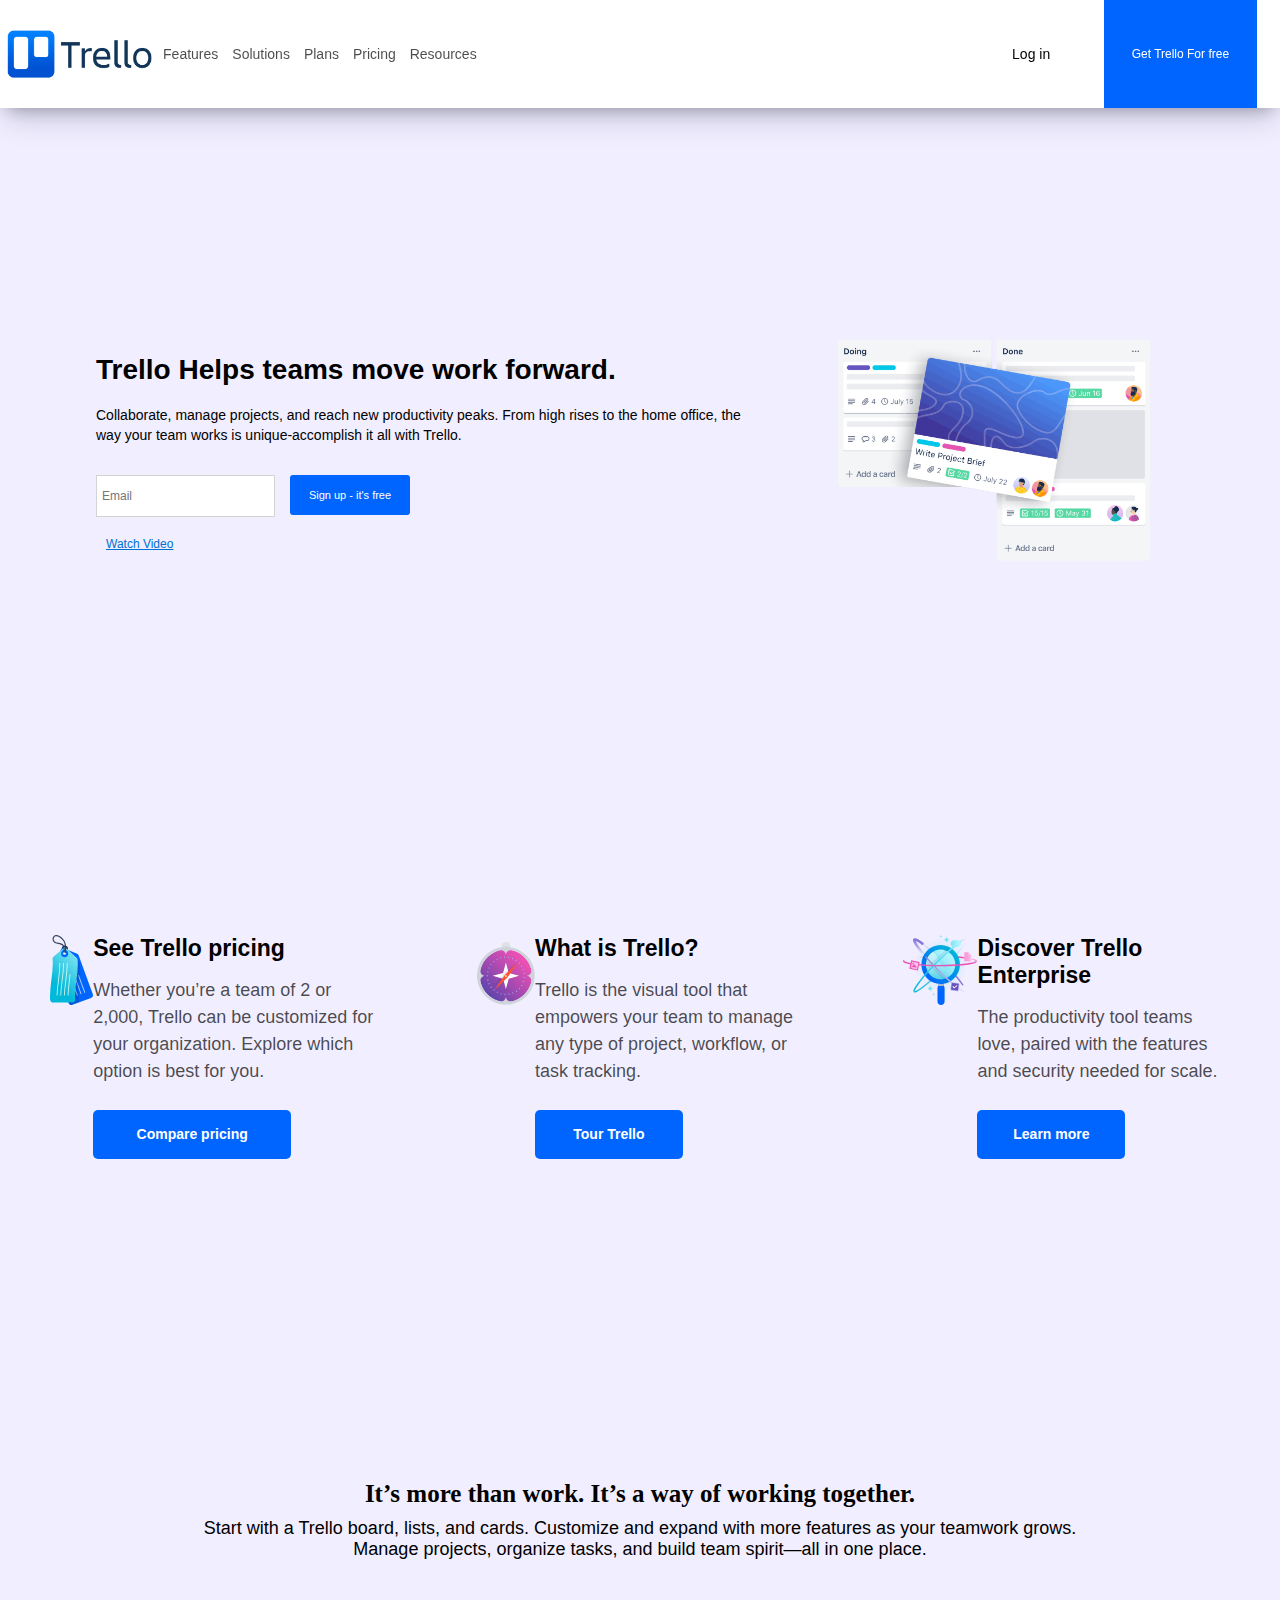
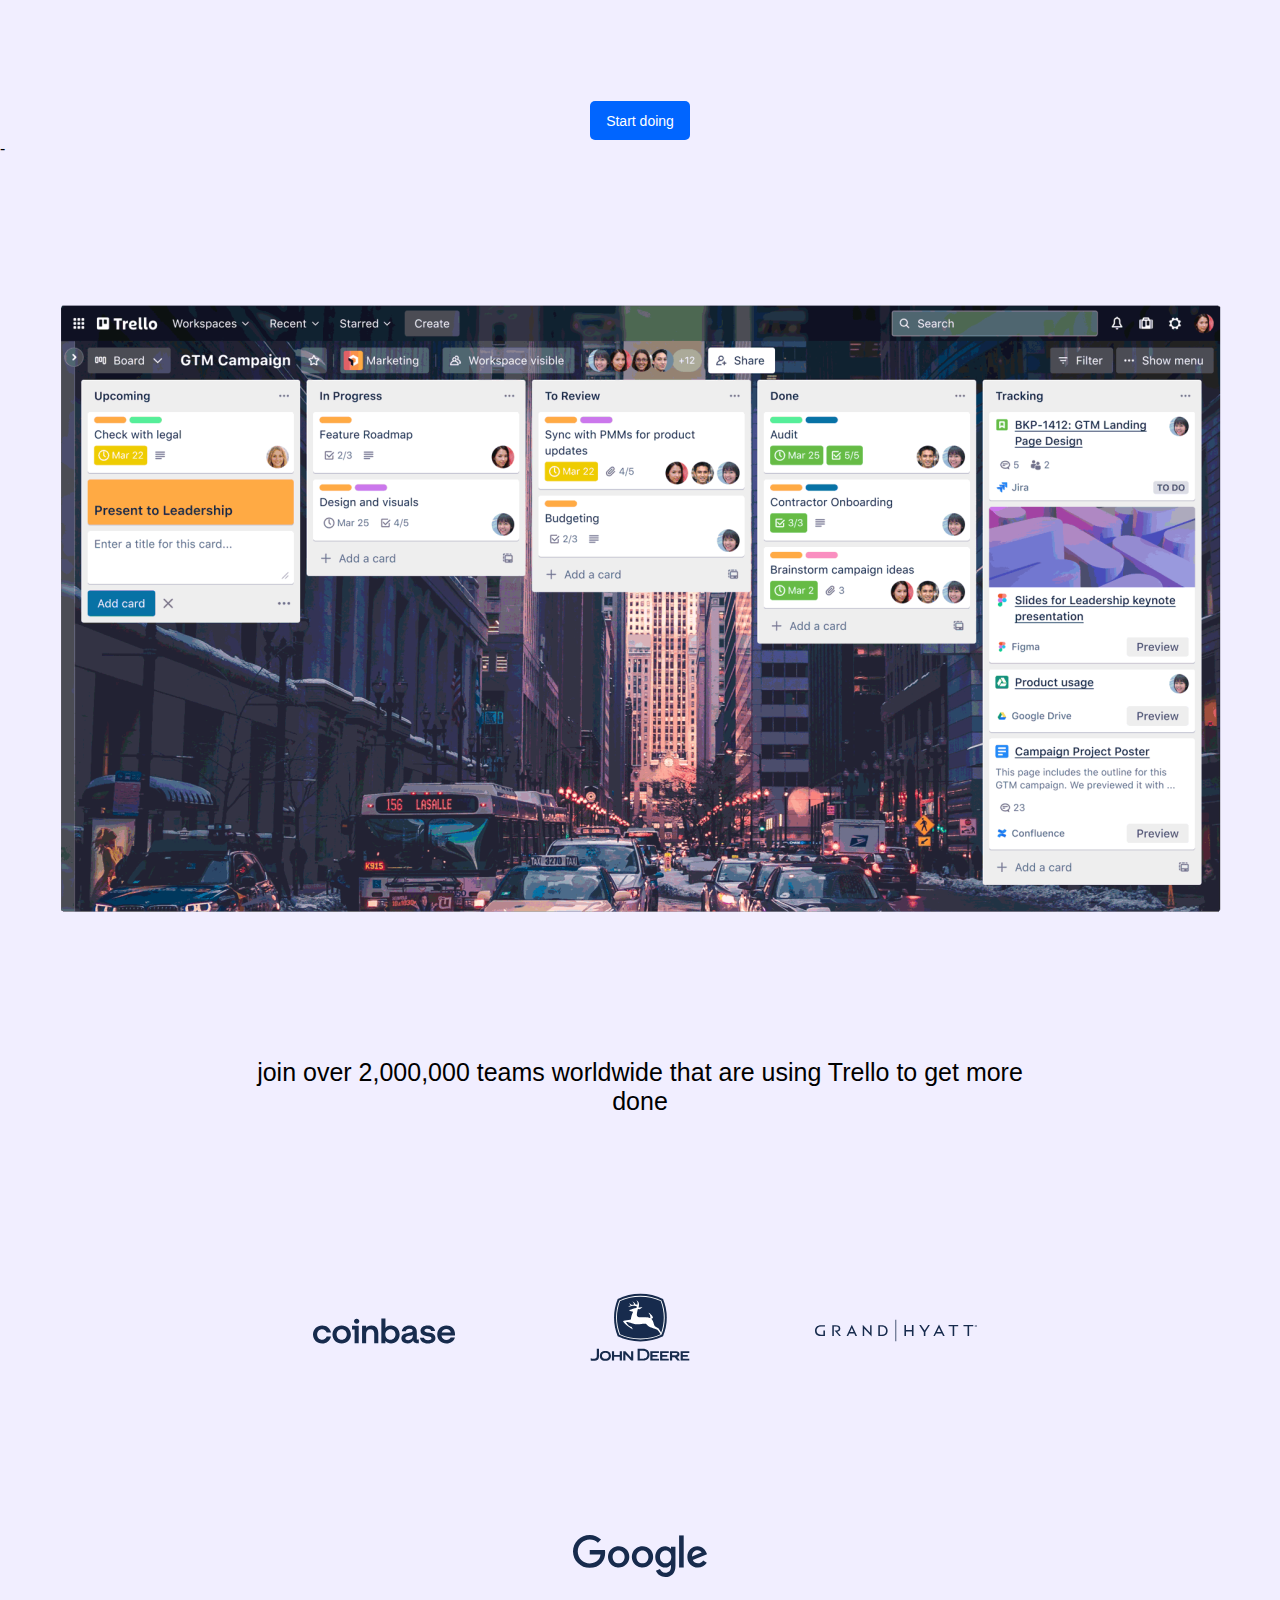
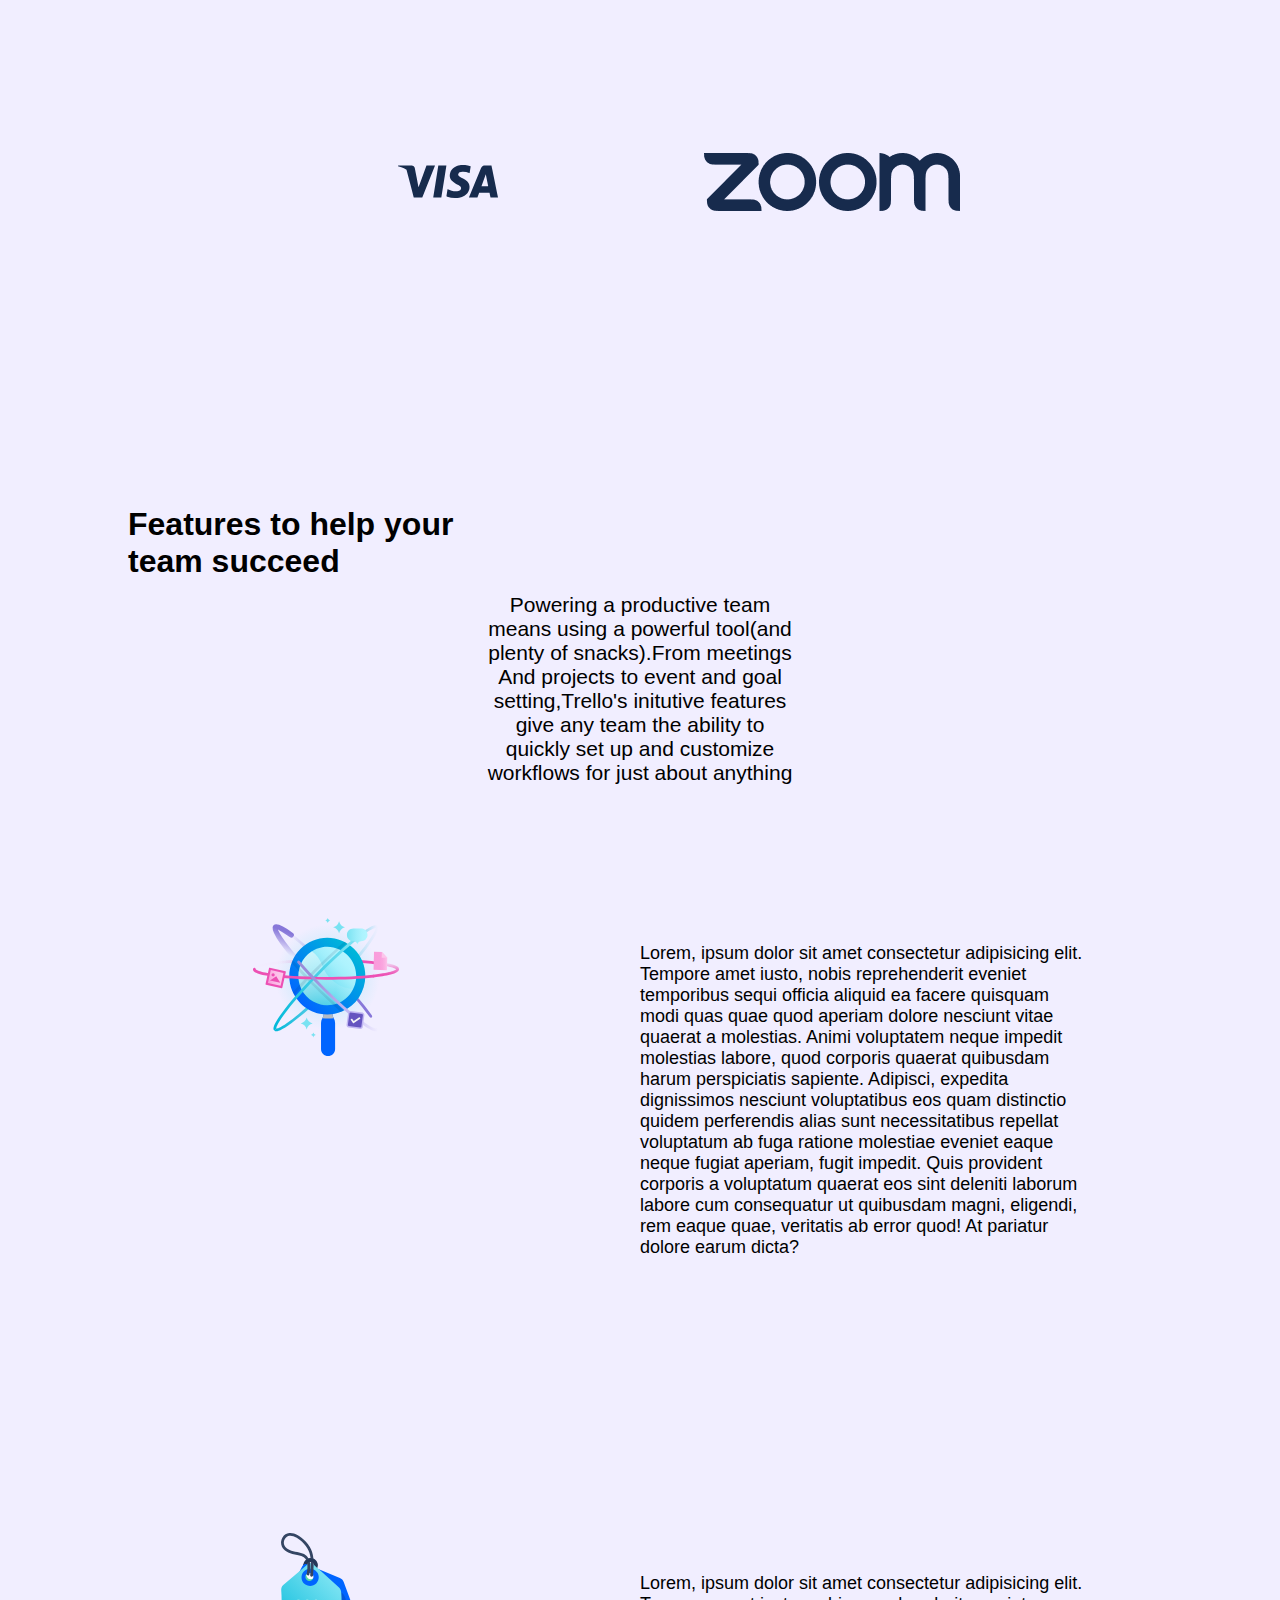
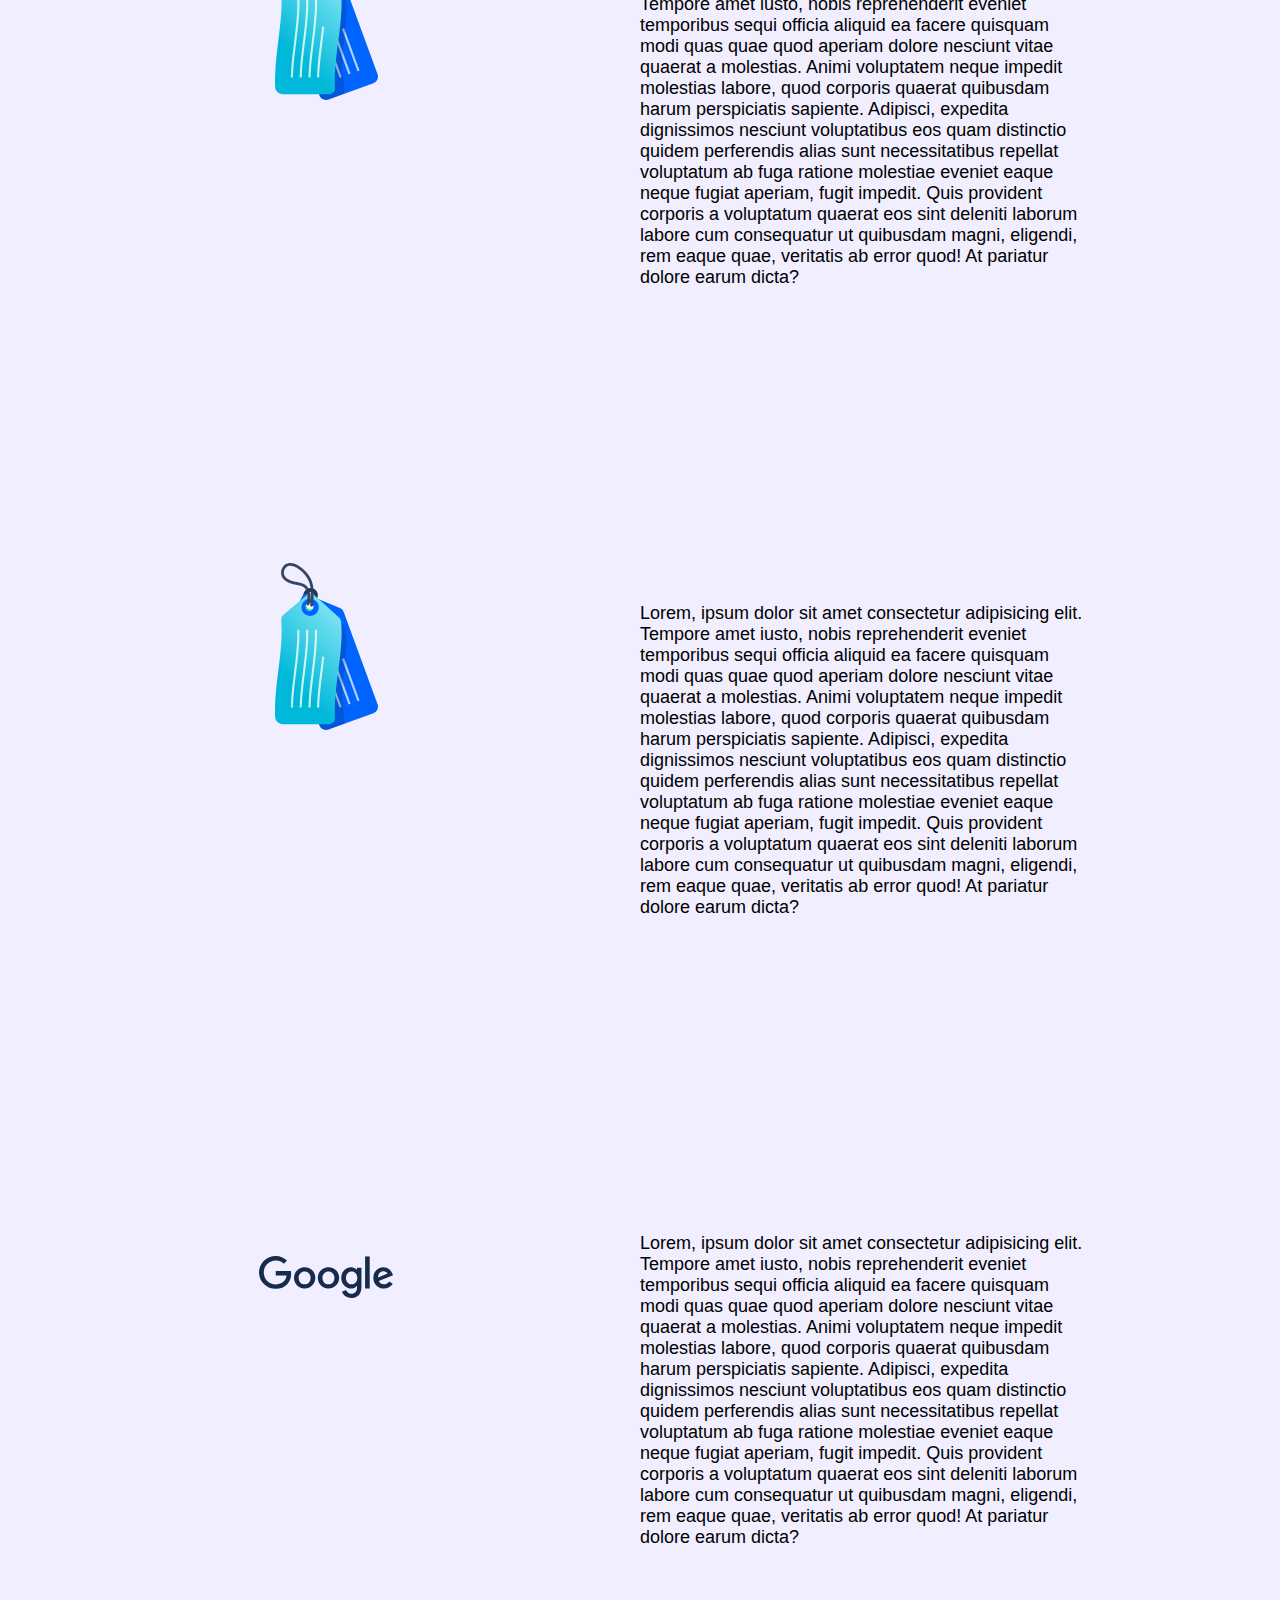
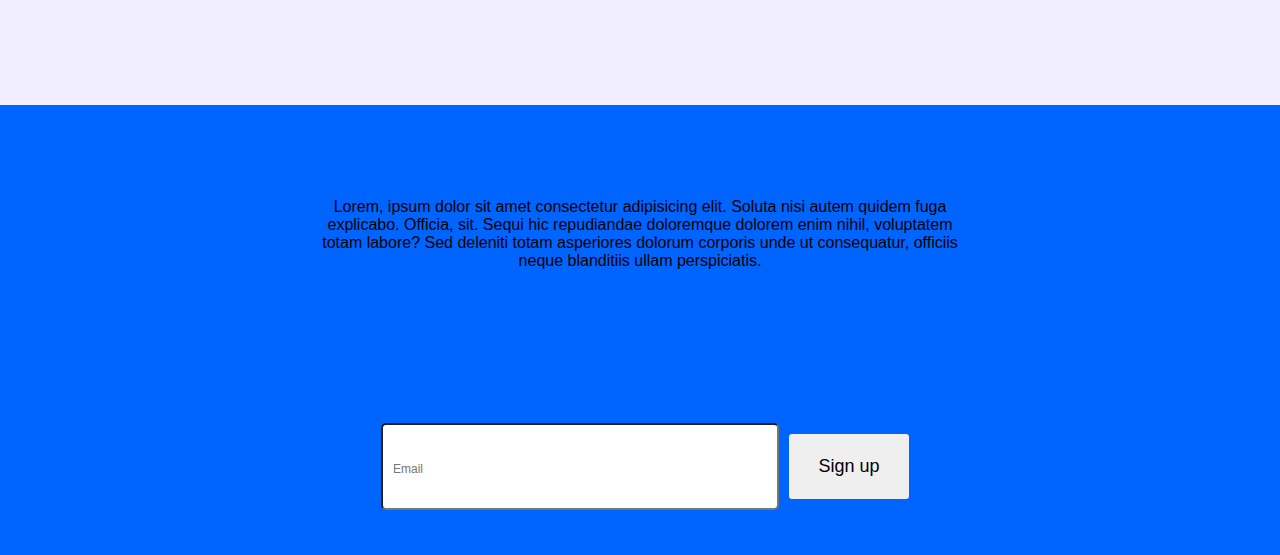
<file: index.html>
<!DOCTYPE html>
<html lang="en">
  <head>
    <meta charset="UTF-8" />
    <link rel="stylesheet" href="style.css" />
    <meta http-equiv="X-UA-Compatible" content="IE=edge" />
    <meta name="viewport" content="width=device-width, initial-scale=1.0" />
    <title>Vincent Art</title>
  </head>
  <body>
    <header>
      <div class="wrap">
        <div class="leftbar">
          <div class="logo">
            <img src="./trello/logo.png" />
          </div>
          <div class="link">
            <li class="list"><a href="#">Features</a></li>
            <li class="list"><a href="#">Solutions</a></li>
            <li class="list"><a href="#">Plans</a></li>
            <li class="list"><a href="#">Pricing</a></li>
            <li class="list"><a href="#">Resources</a></li>
          </div>
        </div>
        <div class="signin">
          <button class="login">Log in</button>
          <div class="p">
            <p>Get Trello For free</p>
          </div>
        </div>
      </div>
    </header>
    <div class="hero">
      <div class="herowrappper">
        <div class="leftComp">
          <div class="titleText">Trello Helps teams move work forward.</div>
          <div class="subTitle">
            Collaborate, manage projects, and reach new productivity peaks. From
            high rises to the home office, the way your team works is
            unique-accomplish it all with Trello.
          </div>
          <div class="EmailAndbutton">
            <input placeholder="Email" class="sendMail" />
            <button class="signupButton">Sign up - it's free</button>
          </div>
          <div class="watchVideo">
            <a href="https://google.com" class="myLink">
              <span>Watch Video</span>
            </a>
          </div>
        </div>
        <div class="rightComp">
          <img src="./trello/hero.webp" />
        </div>
      </div>
    </div>
    <section class="service" id="our service">
      <div class="Service">
  
  <div class="box">
    <div class="card">
      <img src="./trello/tag.svg">
      <div class="pra">
      <h5>See Trello pricing</h5>
        <p>
          Whether you’re a team of 2 or 2,000, Trello can be customized for your organization. Explore which option is best for you.
  
           </p>
  
        <p style="text-align: center;">
          <a class="button" id="hello" href="#" >Compare pricing</a>
      </p>
  </div>
  </div>
  
    <div class="card">
      <img src="./trello/compass.svg">
      <div class="pra">
      <h5>What is Trello?</h5>
        <p>Trello is the visual tool that empowers your team to manage any type of project, workflow, or task tracking. </p>
  
        <p style="text-align: center;">
          <a class="button" href="#">Tour Trello</a>
      </p>
  </div>
  </div>
  <div class="card">
    <img src="./trello/solutions.svg">
    <div class="pra">
    <h5>Discover Trello Enterprise</h5>
      <p>The productivity tool teams love, paired with the features and security needed for scale.</p>
  
      <p style="text-align: center;">
        <a class="button" href="#">Learn more</a>
    </p>
  </div>
  </div>

  </section>
  </section>
    <section class="about">
      <div class="text">
        <h2>It’s more than work. It’s a way of working together.</h2>
        <p>
          Start with a Trello board, lists, and cards. Customize and expand with
          more features as your teamwork grows. <br />
          Manage projects, organize tasks, and build team spirit—all in one
          place.
        </p>
      </div>
      <button class="start">Start doing</button>
    </section>-
    <section class="sect">
      <div class="img">
        <img src="./trello/02_Product-Hero_2x-compressed.webp" />
      </div>
    </section>
    <div class="textwrap">
      <div class="textw">
        <p>join over 2,000,000 teams worldwide that are using Trello to get more <br>done
        </p>
      </div>
    </div>
  <section class="body">
    <div class="bigwrap">
      <!-- <div class="wrap"> -->
      <div class="box"  ><img src="trello/coinbase.svg" alt=""></div>
      <div class="box"  ><img src="trello/johnDeere.svg" alt=""></div>
      <div class="box"  ><img src="./trello/Grand-Hyatt.svg" alt=""></div>

    </div>
    <div class="bigwrap">
      <div class="box"  >
        <img src="./trello/Google.svg" alt="">
      </div>
    </div>
    <div class="bigwrap">
      <div class="box" ><img src="./trello/Visa.svg" alt=""></div>
      <div class="box"><img src="./trello/Zoom.webp" alt=""></div>

    </div>
  </section>
  <section class="feature">
    <div class="featureText">
      <h3>Features to help your <br>team succeed</h3>
      <p>Powering a productive team 
        <br>means using a powerful tool(and 
        <br>plenty of snacks).From meetings 
        <br>And projects to event and goal <br>setting,Trello's initutive features 
        <br>give any team the ability to 
        <br>quickly set up and customize 
        <br>workflows for just about anything </p>
      </div>
    </div>
  </section>
  <section class="four">
    <div class="fourwrap">
      <div class="fourimg">
        <img src="./trello/solutions.svg" alt="" class="imge">
      </div>
      <div class="fourtex">
        Lorem, ipsum dolor sit amet consectetur adipisicing elit. Tempore amet iusto, nobis reprehenderit eveniet temporibus sequi officia aliquid ea facere quisquam modi quas quae quod aperiam dolore nesciunt vitae quaerat a molestias. Animi voluptatem neque impedit molestias labore, quod corporis quaerat quibusdam harum perspiciatis sapiente. Adipisci, expedita dignissimos nesciunt voluptatibus eos quam distinctio quidem perferendis alias sunt necessitatibus repellat voluptatum ab fuga ratione molestiae eveniet eaque neque fugiat aperiam, fugit impedit. Quis provident corporis a voluptatum quaerat eos sint deleniti laborum labore cum consequatur ut quibusdam magni, eligendi, rem eaque quae, veritatis ab error quod! At pariatur dolore earum dicta?

      </div>
    </div>
  </section>
  <section class="four">
    <div class="fourwrap">
      <div class="fourimg">
        <img src="./trello/tag.svg" alt="">
      </div>
      <div class="fourtex">
        Lorem, ipsum dolor sit amet consectetur adipisicing elit. Tempore amet iusto, nobis reprehenderit eveniet temporibus sequi officia aliquid ea facere quisquam modi quas quae quod aperiam dolore nesciunt vitae quaerat a molestias. Animi voluptatem neque impedit molestias labore, quod corporis quaerat quibusdam harum perspiciatis sapiente. Adipisci, expedita dignissimos nesciunt voluptatibus eos quam distinctio quidem perferendis alias sunt necessitatibus repellat voluptatum ab fuga ratione molestiae eveniet eaque neque fugiat aperiam, fugit impedit. Quis provident corporis a voluptatum quaerat eos sint deleniti laborum labore cum consequatur ut quibusdam magni, eligendi, rem eaque quae, veritatis ab error quod! At pariatur dolore earum dicta?

      </div>
    </div>
  </section>
  <section class="four">
    <div class="fourwrap">
      <div class="fourimg">
        <img src="./trello/tag.svg" alt="">
      </div>
      <div class="fourtex">
        Lorem, ipsum dolor sit amet consectetur adipisicing elit. Tempore amet iusto, nobis reprehenderit eveniet temporibus sequi officia aliquid ea facere quisquam modi quas quae quod aperiam dolore nesciunt vitae quaerat a molestias. Animi voluptatem neque impedit molestias labore, quod corporis quaerat quibusdam harum perspiciatis sapiente. Adipisci, expedita dignissimos nesciunt voluptatibus eos quam distinctio quidem perferendis alias sunt necessitatibus repellat voluptatum ab fuga ratione molestiae eveniet eaque neque fugiat aperiam, fugit impedit. Quis provident corporis a voluptatum quaerat eos sint deleniti laborum labore cum consequatur ut quibusdam magni, eligendi, rem eaque quae, veritatis ab error quod! At pariatur dolore earum dicta?

      </div>
    </div>
  </section>
  <section class="four">
    <div class="fourwrap">
      <div class="fourimg">
        <img src="./trello/Google.svg" alt="">
      </div>
      <div class="fourtex">
        Lorem, ipsum dolor sit amet consectetur adipisicing elit. Tempore amet iusto, nobis reprehenderit eveniet temporibus sequi officia aliquid ea facere quisquam modi quas quae quod aperiam dolore nesciunt vitae quaerat a molestias. Animi voluptatem neque impedit molestias labore, quod corporis quaerat quibusdam harum perspiciatis sapiente. Adipisci, expedita dignissimos nesciunt voluptatibus eos quam distinctio quidem perferendis alias sunt necessitatibus repellat voluptatum ab fuga ratione molestiae eveniet eaque neque fugiat aperiam, fugit impedit. Quis provident corporis a voluptatum quaerat eos sint deleniti laborum labore cum consequatur ut quibusdam magni, eligendi, rem eaque quae, veritatis ab error quod! At pariatur dolore earum dicta?

      </div>
    </div>
  </section>
  <section class="inputsec">
    <div class="ipwrap">
      <div class="iptex">
        Lorem, ipsum dolor sit amet consectetur adipisicing elit. Soluta nisi autem quidem fuga explicabo. Officia, sit. Sequi hic repudiandae doloremque dolorem enim nihil, voluptatem totam labore? Sed deleniti totam asperiores dolorum corporis unde ut consequatur, officiis neque blanditiis ullam perspiciatis.
      </div>
      <div class="inputd">
        <input type="text" placeholder="Email" class="inpu">
        <button id="btn">Sign up</button>
      </div>
    </div>
  </section>
  </body>
</html>
</file>
<file: style.css>
* {
  margin: 0;
  padding: 0;
  font-family: sans-serif;
}
body {
  background-color: #f1eeff;
  flex-wrap: wrap;
}
header {
  width: 100%;
  height: 12vh;
  background-color: #ffffff;
  display: flex;
  align-items: center;
  justify-content: center;
  box-shadow: rgba(50, 50, 93, 0.25) 0px 13px 27px -5px,
    rgba(0, 0, 0, 0.3) 0px 8px 16px -8px;
  position: fixed;
}
.wrap {
  width: 99.5%;
  height: 100%;
  /* background-color: purple; */
  display: flex;
  align-items: center;
  justify-content: space-between;
}
.leftbar {
  display: flex;
  width: 60%;
  height: 100%;
  align-items: center;
  justify-content: space-between;
  /* background-color: brown; */
}
.signin {
  /* background-color: #0070d4; */
  width: 20%;
  height: 100%;
  display: flex;
  align-items: center;
  justify-content: space-between;
  font-family: sans-serif;
  margin: 0 10px;
}
.login {
  background-color: white;
  border: none;
  font-size: 14px;
  font-weight: 300;
  font-family: sans-serif;
}
.p {
  background-color: #0065ff;
  margin: 0 10px;
  height: 100%;
  width: 60%;
  display: flex;
  align-items: center;
  justify-content: center;
  font-size: 12px;
  color: white;
}
.logo {
  /* background-color: black; */
  width: 20%;
  height: 100%;
  display: flex;
  justify-content: center;
  align-items: center;
}
.logo img {
  width: 95%;
  height: 90%;
  object-fit: contain;
}
.link {
  /* background-color: red; */
  height: 100%;
  width: 80%;
  display: flex;
  align-items: center;
  text-decoration: none;
  list-style: none;
  font-size: 14px;
  font-family: sans-serif;
  font-weight: 100;
}
.list {
  text-decoration: none;
  outline: none;
  margin: 0 7px;
}
.list a {
  text-decoration: none;
  color: rgba(0, 0, 0, 0.7);
}
.list a:hover {
  color: blue;
}
.hero {
  width: 100%;
  height: 100vh;
  display: flex;
  justify-content: center;
  background-color: #f1eeff;
  align-items: center;

  /* background-color: red; */
}
.herowrappper {
  width: 85%;
  /* background-color: red; */
  height: 100%;
  display: flex;
  justify-content: space-between;
  align-items: center;
}
.leftComp {
  width: 60%;
  height: 100%;
  display: flex;
  /* align-items: center; */
  justify-content: center;
  flex-direction: column;
  /* background-color: green; */
}
.rightComp {
  width: 35%;
  height: 100%;
  display: flex;
  justify-content: center;
  align-items: center;
  /* background-color: blue; */
}
.rightComp img {
  width: 330px;
  height: 300px;
  object-fit: contain;
  /* background-color: red; */
}

.titleText {
  font-size: 28px;
  font-weight: 550;
  font-family: sans-serif;
  line-height: 40px;
  margin-bottom: 15px;
}

.subTitle {
  font-size: 14px;
  font-family: sans-serif;
  margin-bottom: 30px;
  line-height: 20px;
}

.EmailAndbutton {
  display: flex;
  /* background-color: red; */
  height: 40px;
  margin-bottom: 20px;
}
.sendMail {
  border: 1px solid lightgray;
  font-family: sans-serif;
  /* font-size: 12px; */
  margin-right: 15px;
  margin-bottom: 20px;
  height: 100%;
}
.sendMail::placeholder {
  font-size: 12px;
  padding: 5px;
}

.signupButton {
  background-color: #0065ff;
  border: none;
  outline: none;
  color: white;
  width: 120px;

  font-size: 11px;
  border-radius: 3px;
  font-family: sans-serif;
  cursor: pointer;
}
.signupButton:hover {
  background-color: #0747a6;
}

.watchVideo {
  font-size: 14px;
  font-family: sans-serif;
  margin-left: 10px;
}

.myLink {
  font-size: 12px;
  color: #0070d4;
}
.about {
  width: 100%;
  height: 30vh;
  display: flex;
  justify-content: center;
  align-items: center;
  text-align: center;
  flex-direction: column;
}
.text {
  width: 90%;
  height: 100%;
  font-size: 18px;
}
.text h2 {
  font-size: 25px;
  font-family: serif;
  font-weight: 700;
  margin: 10px 0;
}
.start {
  background-color: #0065ff;
  border: none;
  outline: none;
  color: white;
  width: 100px;
  height: 45px;
  font-size: 14px;
  border-radius: 5px;
  font-family: sans-serif;
  cursor: pointer;
}
.start:hover {
  background-color: #0747a6;
}
hr {
  width: 80%;
  text-align: center;
  color: (0, 0, 0, 0.3);
  border-radius: 4px;
}
.sect {
  width: 100%;
  height: 100vh;
  display: flex;
  align-items: center;
  justify-content: center;
}
.img {
  width: 70%;
  height: 100%;
  display: flex;
  align-items: center;
  justify-content: center;
}
.box {
  display: flex;
  justify-content: center;
  align-items: center;
  min-height: 400px;
  width: 100%;
}
.card {
  height: 500px;
  width: 80%;
  padding: 20px 35px;
  border-radius: 20px;
  font-size: 14px;
  margin: 15px;
  /* position: relative; */
  /* overflow: hidden; */
  text-align: center;
  display: flex;
  justify-content: space-between;
  text-align: left;
}
.card img {
  width: 90px;
  height: 70px;
}
h5 {
  color: rgba(0, 0, 0);
  font-size: 23px;
  margin-bottom: 15px;
}
.pra p {
  color: rgba(0, 0, 0, 0.7);
  font-size: 18px;
  line-height: 27px;
  margin-bottom: 25px;
  display: flex;
  flex-direction: column;
  text-align: left;
}
.card .button {
  background-color: #0065ff;
  color: white;
  text-decoration: none;
  border: 2px solid transparent;
  font-size: 14px;
  font-weight: bold;
  padding: 9px 22px;
  border-radius: 5px;
  transition: 0.4s;
  width: 100px;
}
#hello {
  width: 150px;
}
.card .button:hover {
  background-color: blue;
  border: 2px solid blue;
  cursor: pointer;
}
.body {
  width: 100%;
  height: 100vh;
  /* background-color: black; */
  display: flex;
  justify-content: center;
  flex-direction: column;
  align-items: center;
}
.bigwrap {
  width: 60%;
  height: 25%;
  /* background-color: aqua; */
  display: flex;
  justify-content: space-between;
  align-items: flex-end;
}
.box1 {
  width: 20%;
  height: 40%;
  /* background-color: wheat; */
  border: none;
  border-radius: 7px;
  /* margin: 30px 0; */
  /* transition: 3s; */
  /* box-shadow: 1px 1px 1px black; */
}
.textwrap {
  width: 100%;
  height: 15vh;
  display: flex;
  justify-content: center;
  font-size: 25px;
  font-weight: 500;
  text-align: center;
  font-family: sans-serif;
}
.feature {
  width: 100%;
  height: auto;
  display: flex;
  /* align-content: center; */
  justify-content: center;
}
.featureText {
  width: 80%;
  height: auto;
  text-align: left;
}
.featureText h3 {
  font-size: 32px;
  font-weight: 700;
  font-family: sans-serif;
  margin: 13px 0;
}
.featureText p {
  font-size: 21px;
  text-align: center;
  font-weight: 200;
  font-family: sans-serif;
}
.four {
  width: 100%;
  height: 70vh;
  display: flex;
  align-items: center;
  justify-content: center;
  /* background-color: #0065ff; */
}
.fourwrap {
  width: 70%;
  height: 90%;
  display: flex;
  /* align-items: center; */
  justify-content: space-between;
  /* background-color: red; */
  margin: 10px 0;
}
.fourimg {
  width: 30%;
  height: 60%;
  /* background-color: green; */
  display: flex;
  align-items: center;
  justify-content: center;
  object-fit: contain;
}
.imge {
  object-fit: contain;
}
.fourtex {
  width: 50%;
  height: 100%;
  /* background-color: yellow; */
  text-align: left;
  font-size: 18px;
  font-weight: 300;
  display: flex;
  align-items: center;
  /* line-height: 1; */
}
.inputsec {
  width: 100%;
  height: 50vh;
  display: flex;
  align-items: center;
  justify-content: center;
  background-color: #0065ff;
}
.ipwrap {
  width: 50%;
  height: 90%;
  display: flex;
  flex-direction: column;
  align-items: center;
  justify-content: space-between;
  /* background-color: red; */
  border-radius: 5px;
}
.iptex {
  width: 100%;
  height: 50%;
  display: flex;
  align-items: center;
  text-align: center;
  /* background-color: orange; */
  margin: 5px 0;
}
.inputd {
  width: 100%;
  height: 30%;
  /* display: flex; */
  /* background-color: green; */
  margin: 5px 0;
  display: flex;
  align-items: center;
  justify-content: center;
}
.inpu {
  width: 60%;
  height: 60%;
  border-radius: 5px;
  outline: none;
  /* border: 1px solid lightgray; */
  font-family: sans-serif;
  font-size: 20px;
  padding: 5px;
  margin: auto 10px;
}

.inpu::placeholder {
  font-size: 12px;
  padding: 5px;
}
#btn {
  border: none;
  outline: none;
  color: black;
  width: 120px;
  height: 65px;
  font-size: 11px;
  border-radius: 3px;
  font-family: sans-serif;
  cursor: pointer;
  font-size: 18px;
  font-weight: 500;
}
</file>
